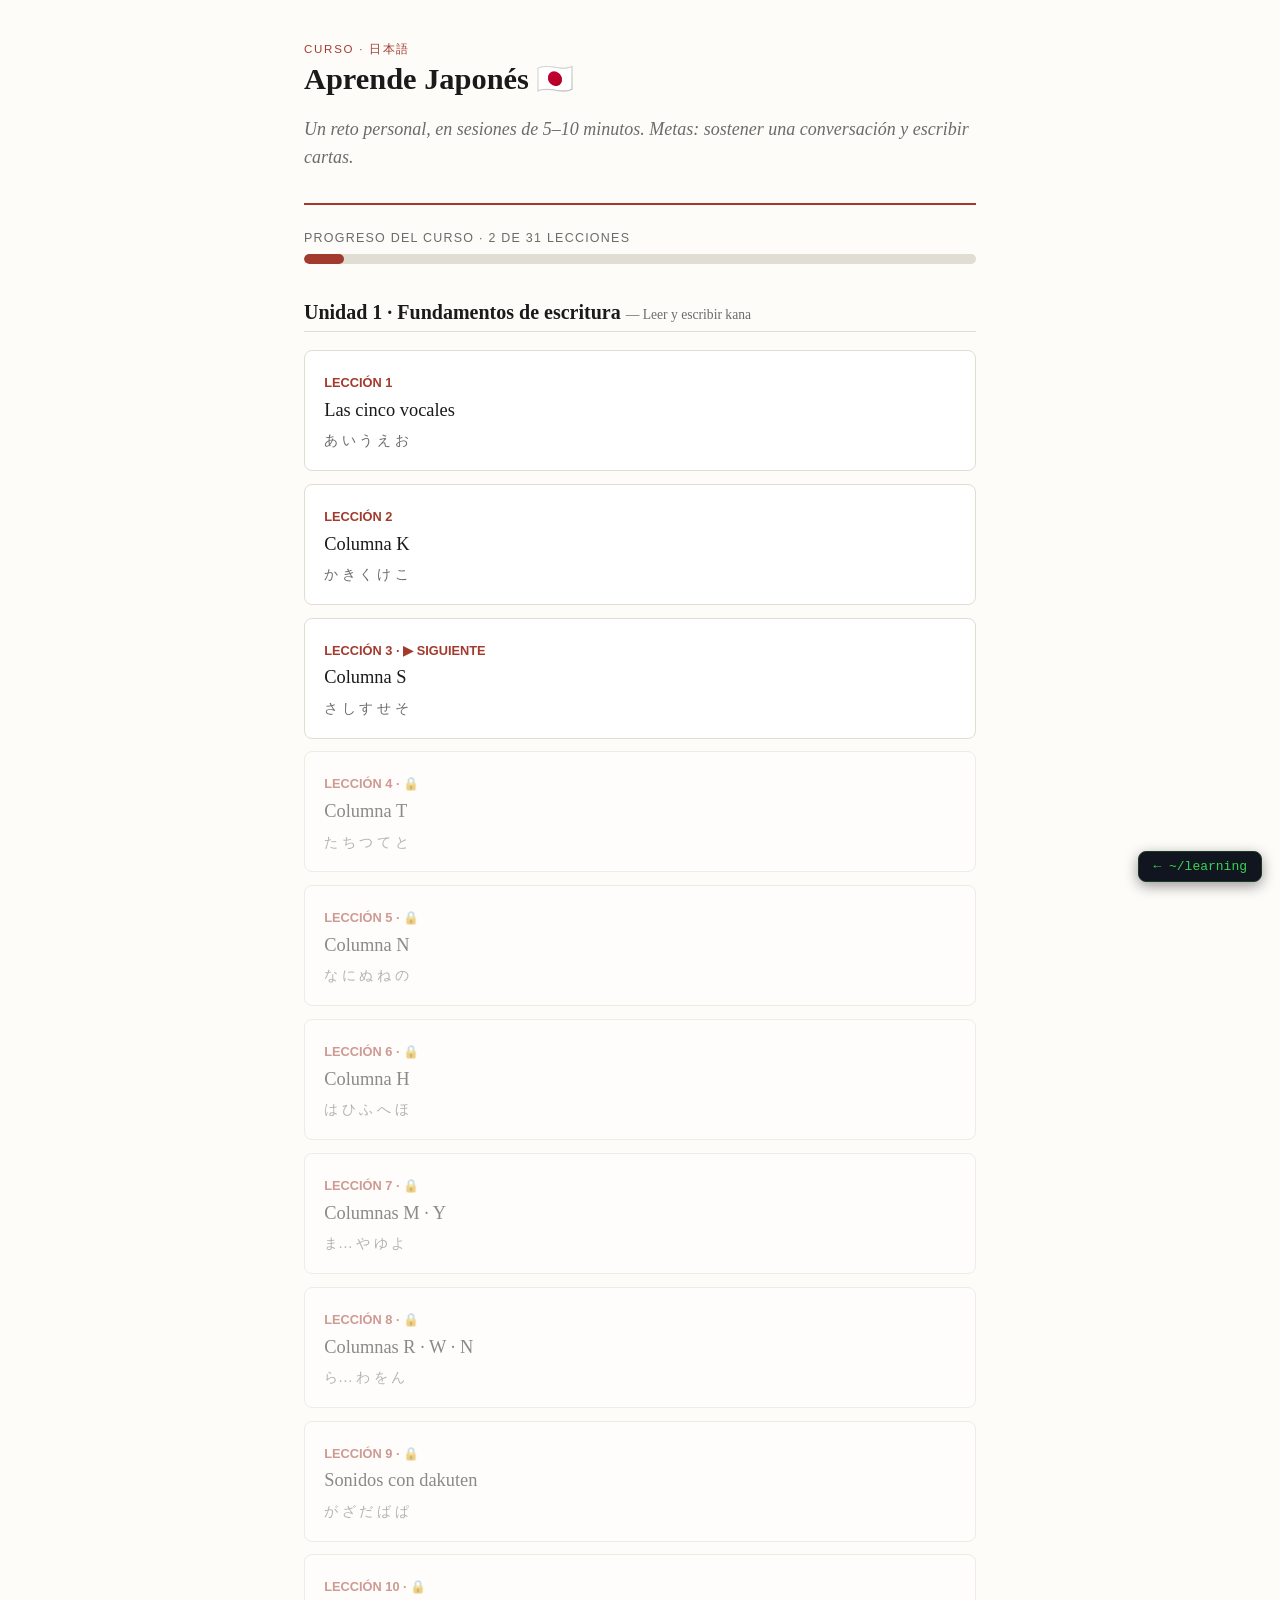
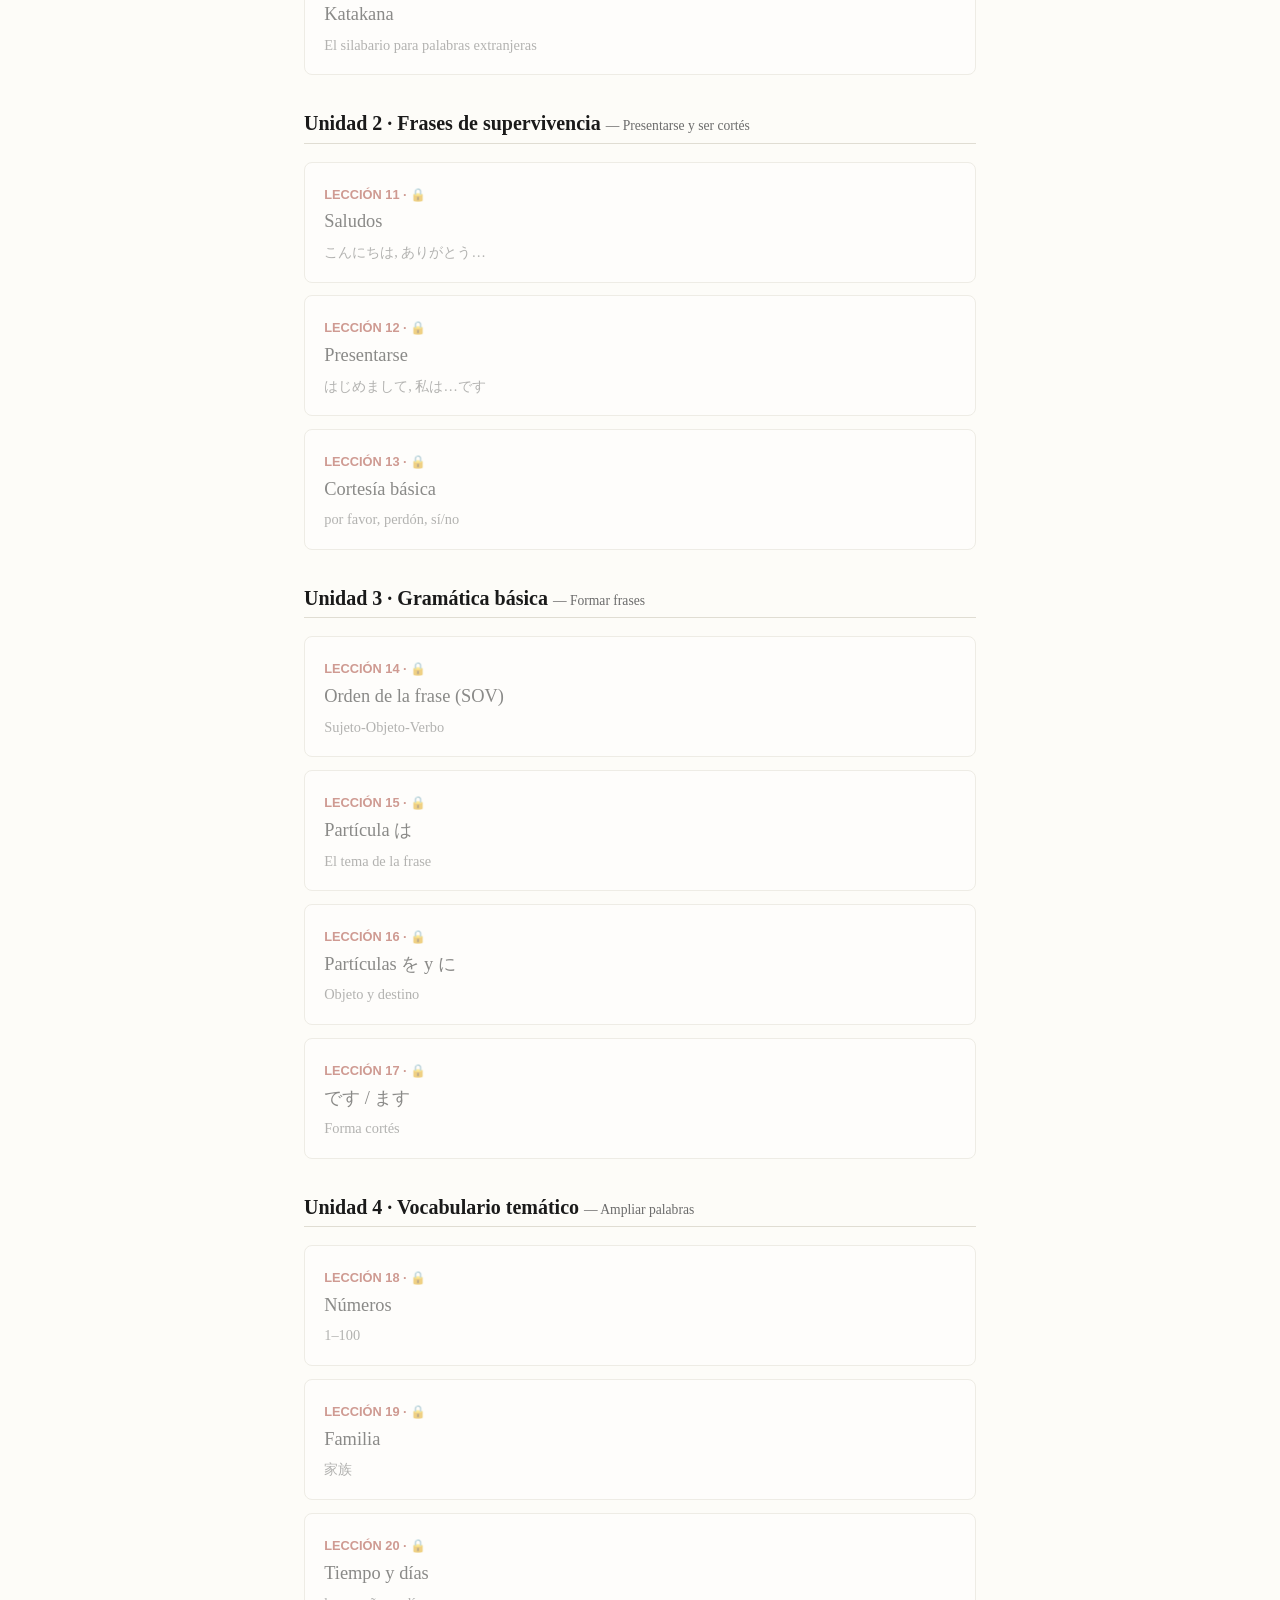
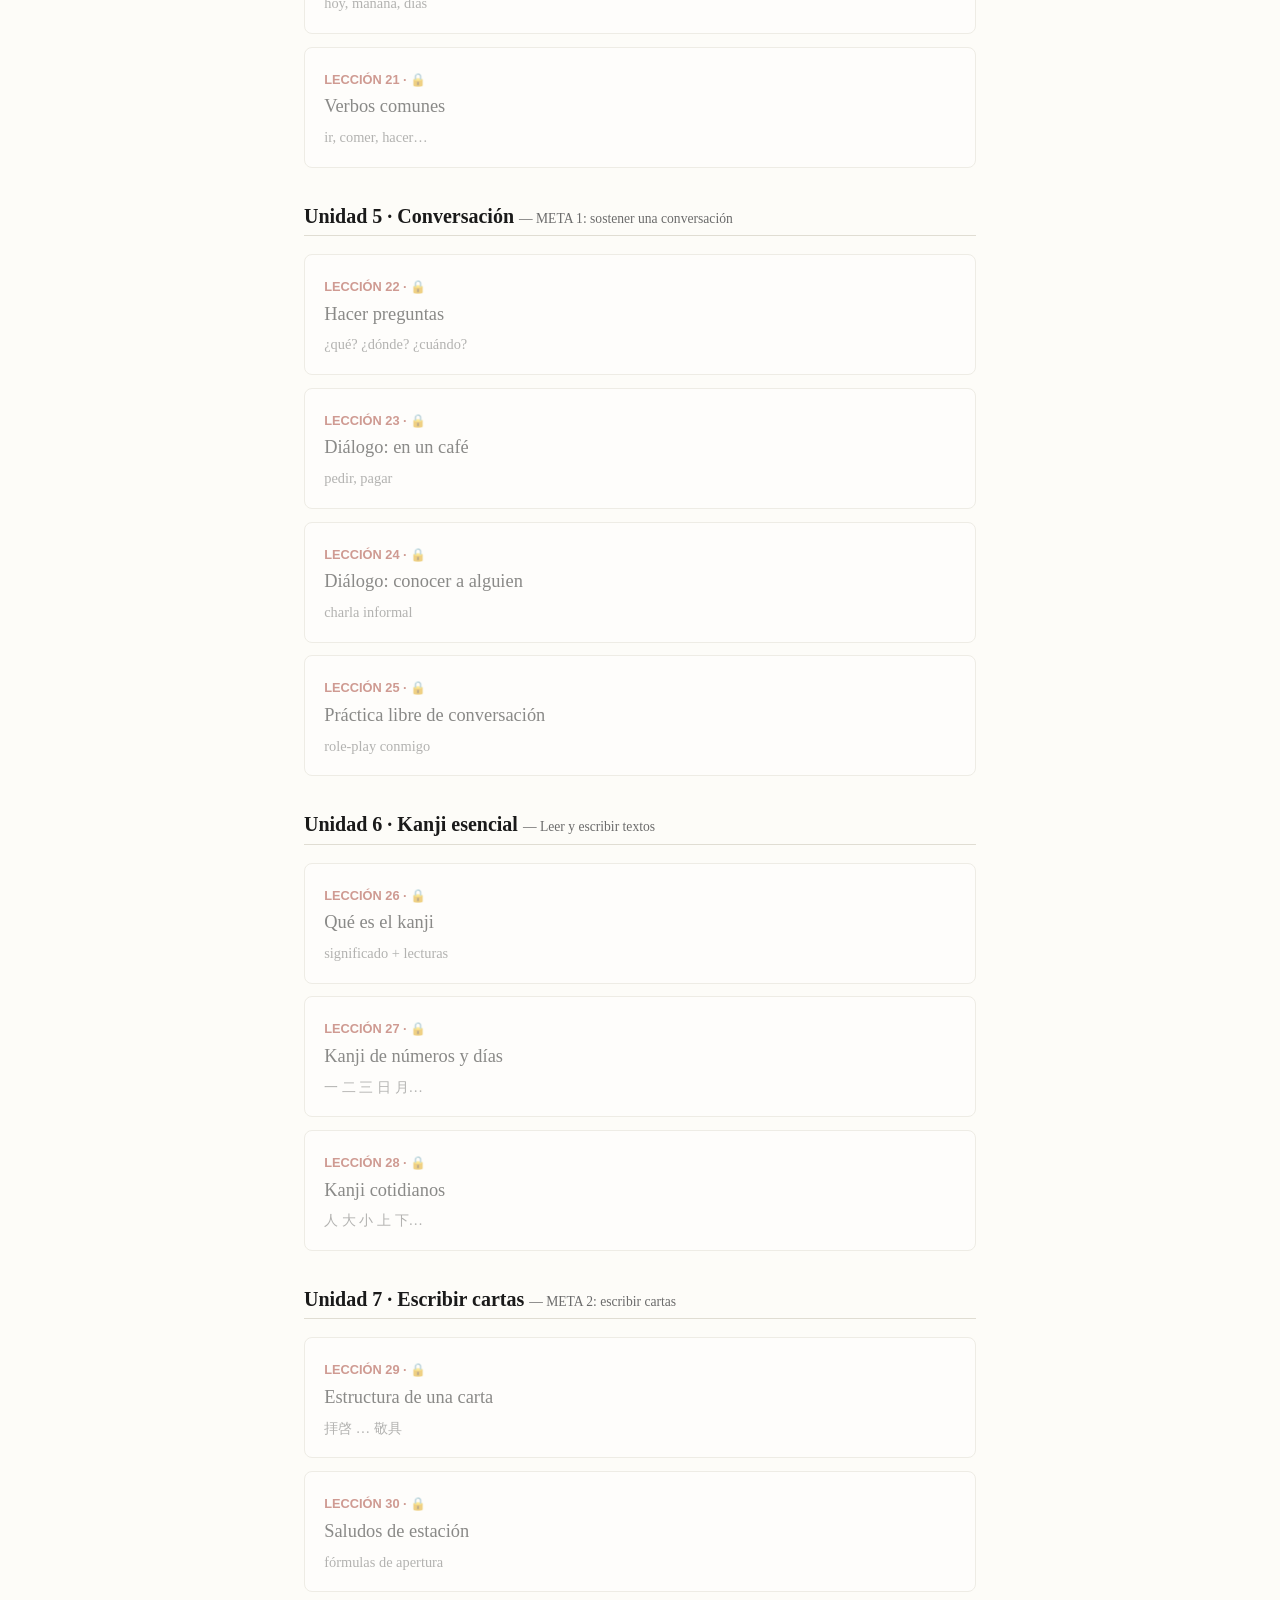
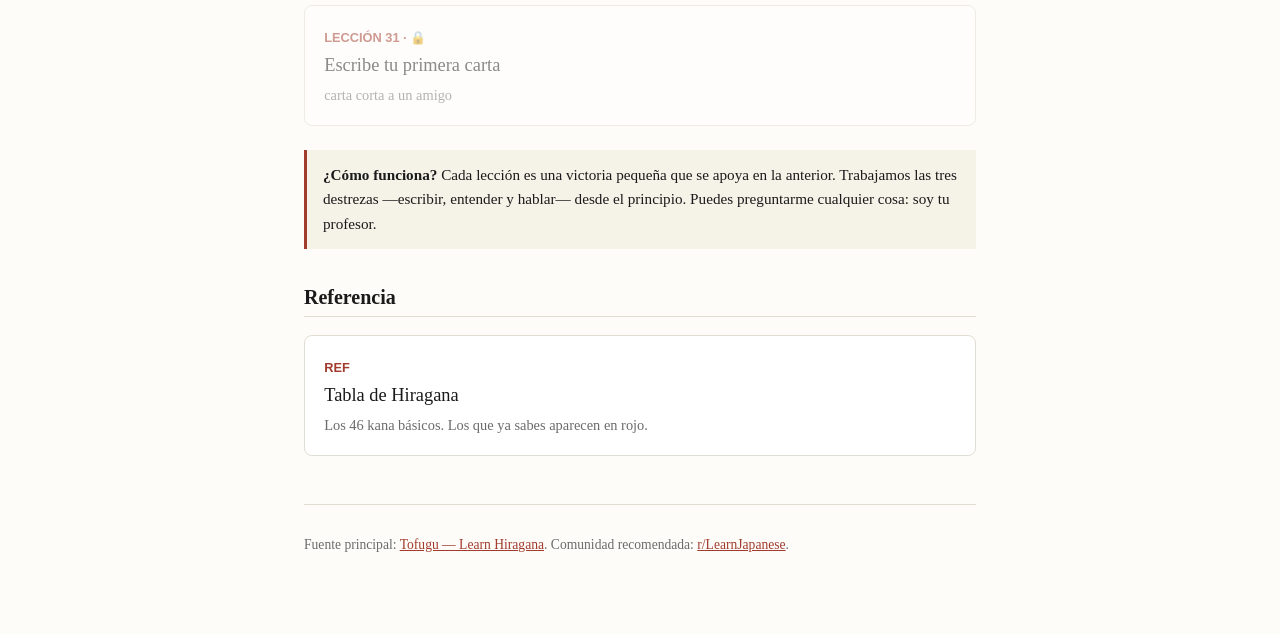
<file: index.html>
<!DOCTYPE html>
<html lang="es">
<head>
<meta charset="utf-8">
<meta name="viewport" content="width=device-width, initial-scale=1">
<title>Aprende Japonés</title>
<link rel="stylesheet" href="assets/style.css">
</head>
<body>
<header class="lesson">
  <div class="kicker">Curso · 日本語</div>
  <h1>Aprende Japonés 🇯🇵</h1>
  <p class="subtitle">Un reto personal, en sesiones de 5–10 minutos. Metas: sostener una conversación y escribir cartas.</p>
</header>

<div class="progress" id="course-progress"></div>

<div id="units"></div>

<div class="callout">
  <strong>¿Cómo funciona?</strong> Cada lección es una victoria pequeña que se
  apoya en la anterior. Trabajamos las tres destrezas —escribir, entender y
  hablar— desde el principio. Puedes preguntarme cualquier cosa: soy tu profesor.
</div>

<h2>Referencia</h2>
<ul class="lesson-list">
  <li><a href="reference/kana-chart.html"><span class="num">REF</span><span class="title">Tabla de Hiragana</span><span class="desc">Los 46 kana básicos. Los que ya sabes aparecen en rojo.</span></a></li>
</ul>

<footer>
  <p>Fuente principal: <a href="https://www.tofugu.com/japanese/learn-hiragana/">Tofugu — Learn Hiragana</a>.
  Comunidad recomendada: <a href="https://www.reddit.com/r/LearnJapanese/">r/LearnJapanese</a>.</p>
</footer>

<script src="assets/course.js"></script>
<script>
  window.COURSE.renderProgress(document.getElementById('course-progress'));
  var cont = document.getElementById('units');
  window.COURSE.units.forEach(function (u) {
    var h = document.createElement('h2');
    h.innerHTML = 'Unidad ' + u.unit + ' · ' + u.name +
      ' <span class="desc" style="font-weight:normal;color:var(--muted);font-size:.85rem;">— ' + u.goal + '</span>';
    cont.appendChild(h);
    var ul = document.createElement('ul');
    ul.className = 'lesson-list';
    u.lessons.forEach(function (l) {
      var li = document.createElement('li');
      var locked = l.status === 'locked';
      if (locked) li.className = 'locked';
      var href = locked ? '#' : l.file;
      var tag = l.status === 'next' ? ' · ▶ SIGUIENTE' : (locked ? ' · 🔒' : '');
      li.innerHTML = '<a href="' + href + '"' + (locked ? ' onclick="return false"' : '') + '>' +
        '<span class="num">LECCIÓN ' + l.n + tag + '</span>' +
        '<span class="title">' + l.title + '</span>' +
        '<span class="desc">' + l.desc + '</span></a>';
      ul.appendChild(li);
    });
    cont.appendChild(ul);
  });
</script>
<a href="https://rafaelmaldonado.github.io/learning/" title="Volver al hub de aprendizaje" style="position:fixed;bottom:18px;right:18px;z-index:9999;background:#11151f;color:#39d353;border:1px solid #1c3a26;border-radius:8px;padding:8px 14px;font:13px/1 ui-monospace,Consolas,monospace;text-decoration:none;box-shadow:0 4px 14px rgba(0,0,0,.4)">&larr; ~/learning</a>
</body>
</html>
</file>
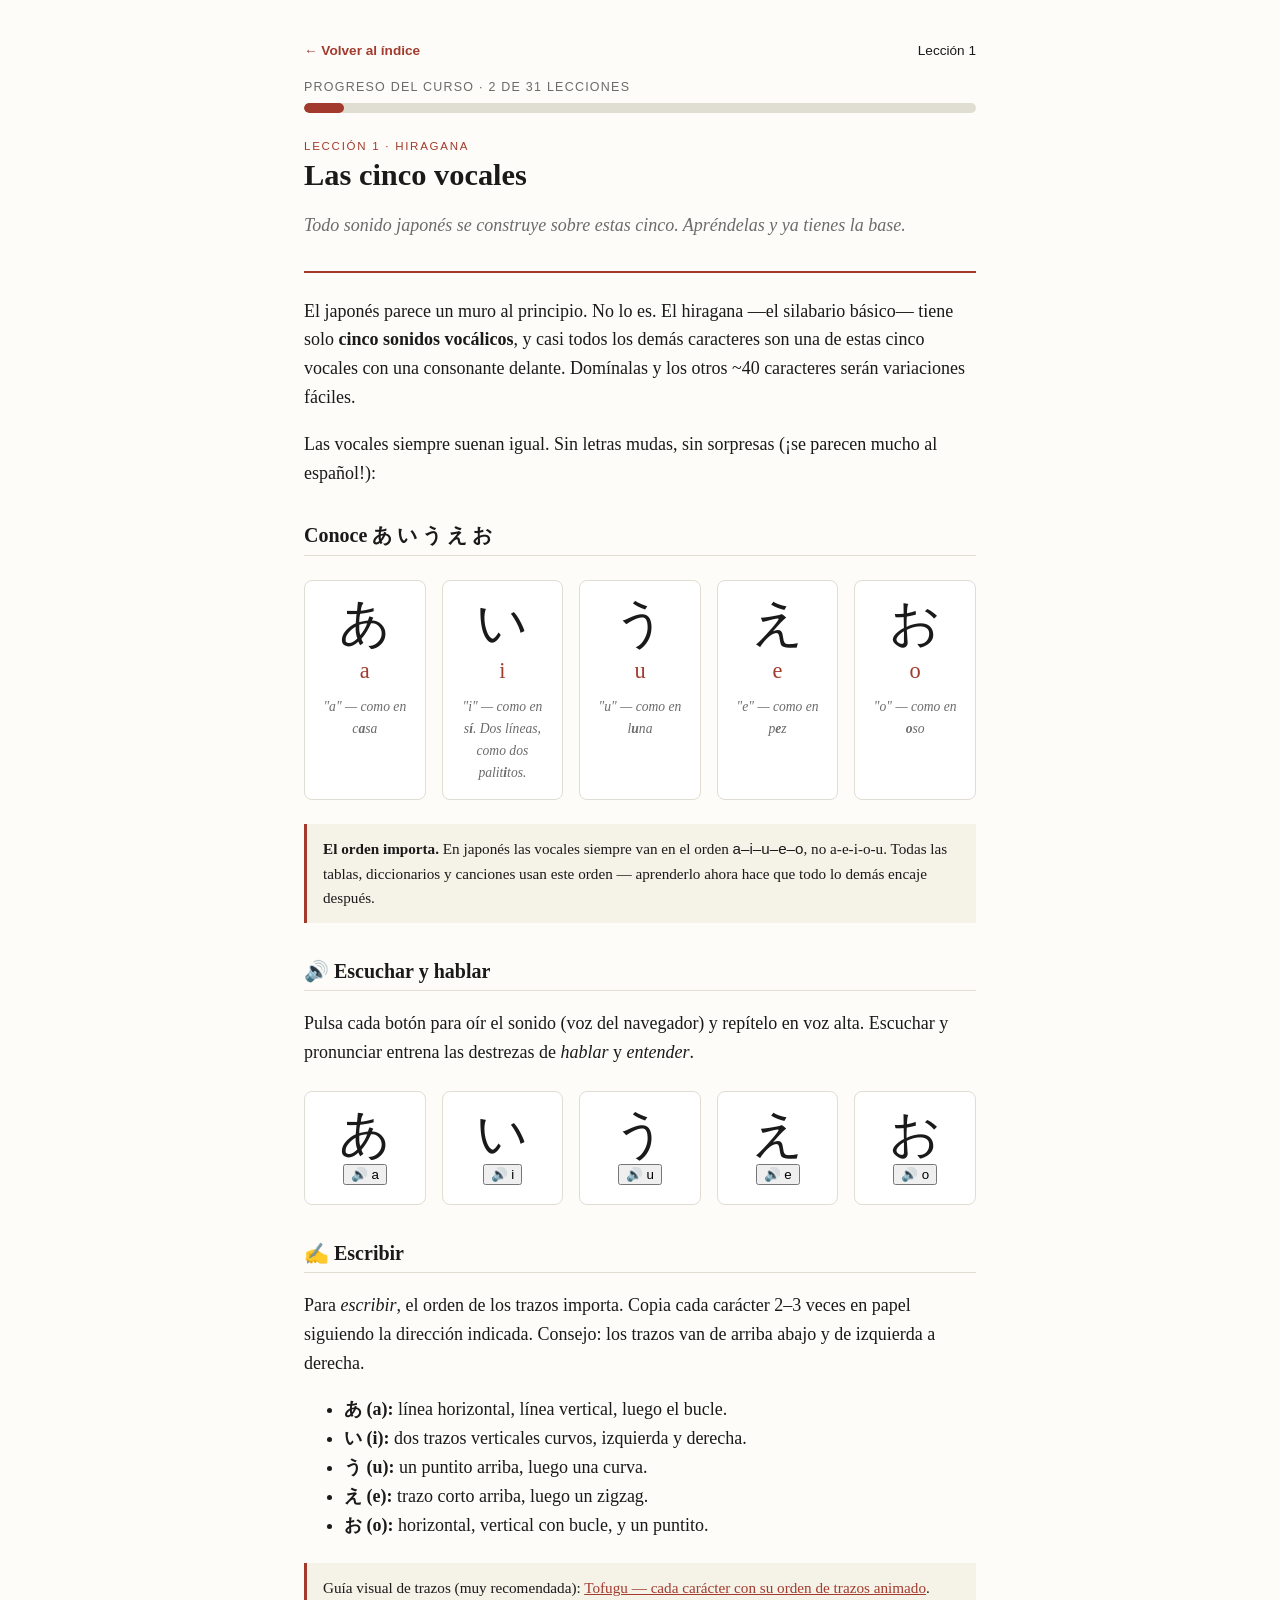
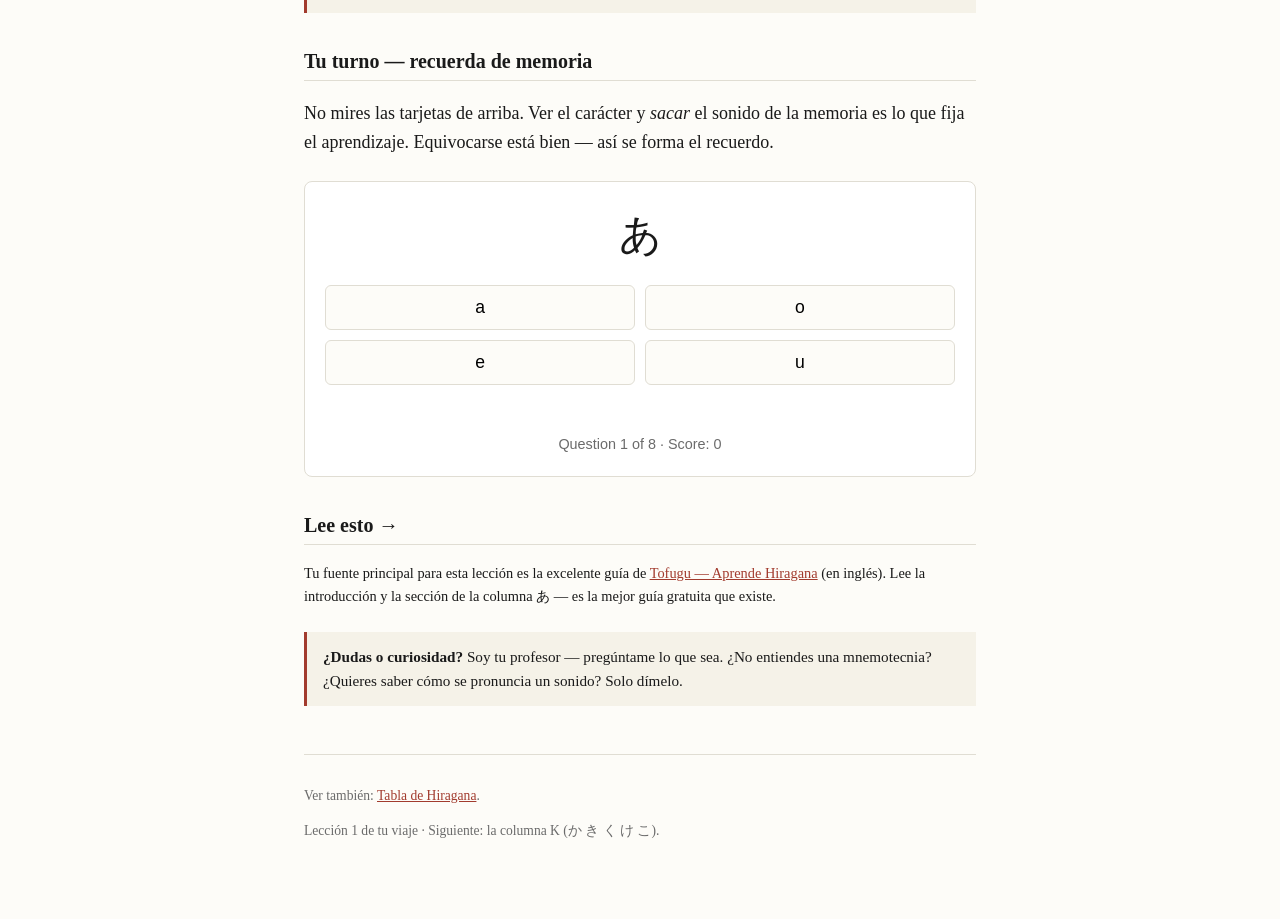
<file: lessons/0001-las-cinco-vocales.html>
<!DOCTYPE html>
<html lang="es">
<head>
<meta charset="utf-8">
<meta name="viewport" content="width=device-width, initial-scale=1">
<title>Lección 1 — Las cinco vocales</title>
<link rel="stylesheet" href="../assets/style.css">
</head>
<body>
<nav class="topnav">
  <a class="home" href="../index.html">← Volver al índice</a>
  <span>Lección 1</span>
</nav>

<div class="progress" id="course-progress"></div>

<header class="lesson">
  <div class="kicker">Lección 1 · Hiragana</div>
  <h1>Las cinco vocales</h1>
  <p class="subtitle">Todo sonido japonés se construye sobre estas cinco. Apréndelas y ya tienes la base.</p>
</header>

<p>El japonés parece un muro al principio. No lo es. El hiragana —el silabario
básico— tiene solo <strong>cinco sonidos vocálicos</strong>, y casi todos los
demás caracteres son una de estas cinco vocales con una consonante delante.
Domínalas y los otros ~40 caracteres serán variaciones fáciles.</p>

<p>Las vocales siempre suenan igual. Sin letras mudas, sin sorpresas
(¡se parecen mucho al español!):</p>

<h2>Conoce あ い う え お</h2>
<div class="kana-grid">
  <div class="kana-card"><div class="char">あ</div><div class="romaji">a</div><div class="mnemonic">"a" — como en c<strong>a</strong>sa</div></div>
  <div class="kana-card"><div class="char">い</div><div class="romaji">i</div><div class="mnemonic">"i" — como en s<strong>í</strong>. Dos líneas, como dos palit<strong>i</strong>tos.</div></div>
  <div class="kana-card"><div class="char">う</div><div class="romaji">u</div><div class="mnemonic">"u" — como en l<strong>u</strong>na</div></div>
  <div class="kana-card"><div class="char">え</div><div class="romaji">e</div><div class="mnemonic">"e" — como en p<strong>e</strong>z</div></div>
  <div class="kana-card"><div class="char">お</div><div class="romaji">o</div><div class="mnemonic">"o" — como en <strong>o</strong>so</div></div>
</div>

<div class="callout">
  <strong>El orden importa.</strong> En japonés las vocales siempre van en el
  orden <span class="jp">a–i–u–e–o</span>, no a-e-i-o-u. Todas las tablas,
  diccionarios y canciones usan este orden — aprenderlo ahora hace que todo lo
  demás encaje después.
</div>

<h2>🔊 Escuchar y hablar</h2>
<p>Pulsa cada botón para oír el sonido (voz del navegador) y repítelo en voz alta.
Escuchar y pronunciar entrena las destrezas de <em>hablar</em> y <em>entender</em>.</p>
<div class="kana-grid">
  <div class="kana-card"><div class="char">あ</div><button class="opt say" data-say="a">🔊 a</button></div>
  <div class="kana-card"><div class="char">い</div><button class="opt say" data-say="i">🔊 i</button></div>
  <div class="kana-card"><div class="char">う</div><button class="opt say" data-say="u">🔊 u</button></div>
  <div class="kana-card"><div class="char">え</div><button class="opt say" data-say="e">🔊 e</button></div>
  <div class="kana-card"><div class="char">お</div><button class="opt say" data-say="o">🔊 o</button></div>
</div>

<h2>✍️ Escribir</h2>
<p>Para <em>escribir</em>, el orden de los trazos importa. Copia cada carácter
2–3 veces en papel siguiendo la dirección indicada. Consejo: los trazos van de
arriba abajo y de izquierda a derecha.</p>
<ul>
  <li><strong>あ (a):</strong> línea horizontal, línea vertical, luego el bucle.</li>
  <li><strong>い (i):</strong> dos trazos verticales curvos, izquierda y derecha.</li>
  <li><strong>う (u):</strong> un puntito arriba, luego una curva.</li>
  <li><strong>え (e):</strong> trazo corto arriba, luego un zigzag.</li>
  <li><strong>お (o):</strong> horizontal, vertical con bucle, y un puntito.</li>
</ul>
<div class="callout">Guía visual de trazos (muy recomendada):
  <a href="https://www.tofugu.com/japanese/learn-hiragana/">Tofugu — cada carácter con su orden de trazos animado</a>.</div>

<h2>Tu turno — recuerda de memoria</h2>
<p>No mires las tarjetas de arriba. Ver el carácter y <em>sacar</em> el sonido de
la memoria es lo que fija el aprendizaje. Equivocarse está bien — así se forma
el recuerdo.</p>

<div class="quiz" data-quiz='[
  {"prompt":"あ","answer":"a","options":["a","o","e","u"]},
  {"prompt":"お","answer":"o","options":["a","o","e","u"]},
  {"prompt":"い","answer":"i","options":["i","u","e","a"]},
  {"prompt":"う","answer":"u","options":["u","o","i","a"]},
  {"prompt":"え","answer":"e","options":["e","i","a","o"]},
  {"prompt":"お","answer":"o","options":["o","a","u","e"]},
  {"prompt":"い","answer":"i","options":["i","e","o","u"]},
  {"prompt":"あ","answer":"a","options":["a","u","i","o"]}
]'></div>

<h2>Lee esto →</h2>
<p class="source">Tu fuente principal para esta lección es la excelente guía de
<a href="https://www.tofugu.com/japanese/learn-hiragana/">Tofugu — Aprende Hiragana</a>
(en inglés). Lee la introducción y la sección de la columna あ — es la mejor
guía gratuita que existe.</p>

<div class="callout">
  <strong>¿Dudas o curiosidad?</strong> Soy tu profesor — pregúntame lo que sea.
  ¿No entiendes una mnemotecnia? ¿Quieres saber cómo se pronuncia un sonido?
  Solo dímelo.
</div>

<footer>
  <p>Ver también: <a href="../reference/kana-chart.html">Tabla de Hiragana</a>.</p>
  <p>Lección 1 de tu viaje · Siguiente: la columna K (か き く け こ).</p>
</footer>

<script src="../assets/course.js"></script>
<script>window.COURSE.renderProgress(document.getElementById('course-progress'));</script>
<script src="../assets/quiz.js"></script>
<script src="../assets/speak.js"></script>
</body>
</html>
</file>
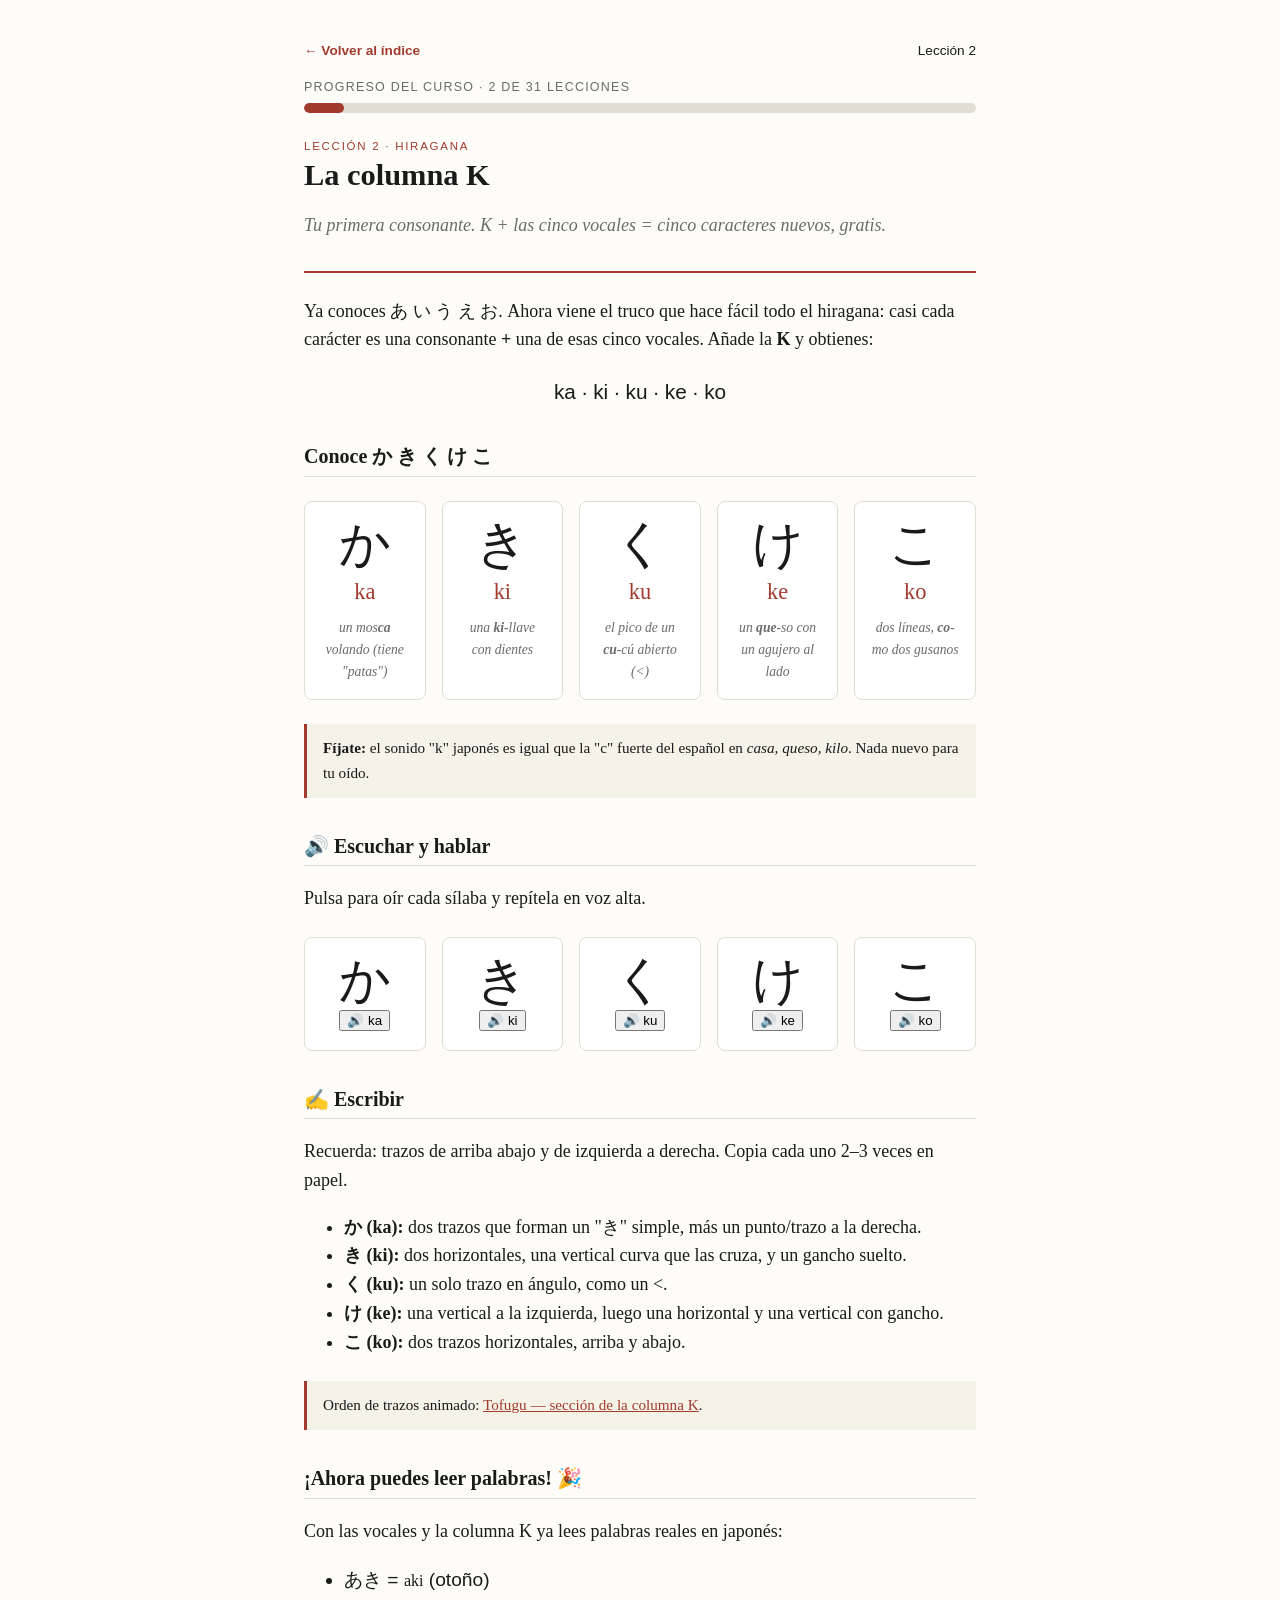
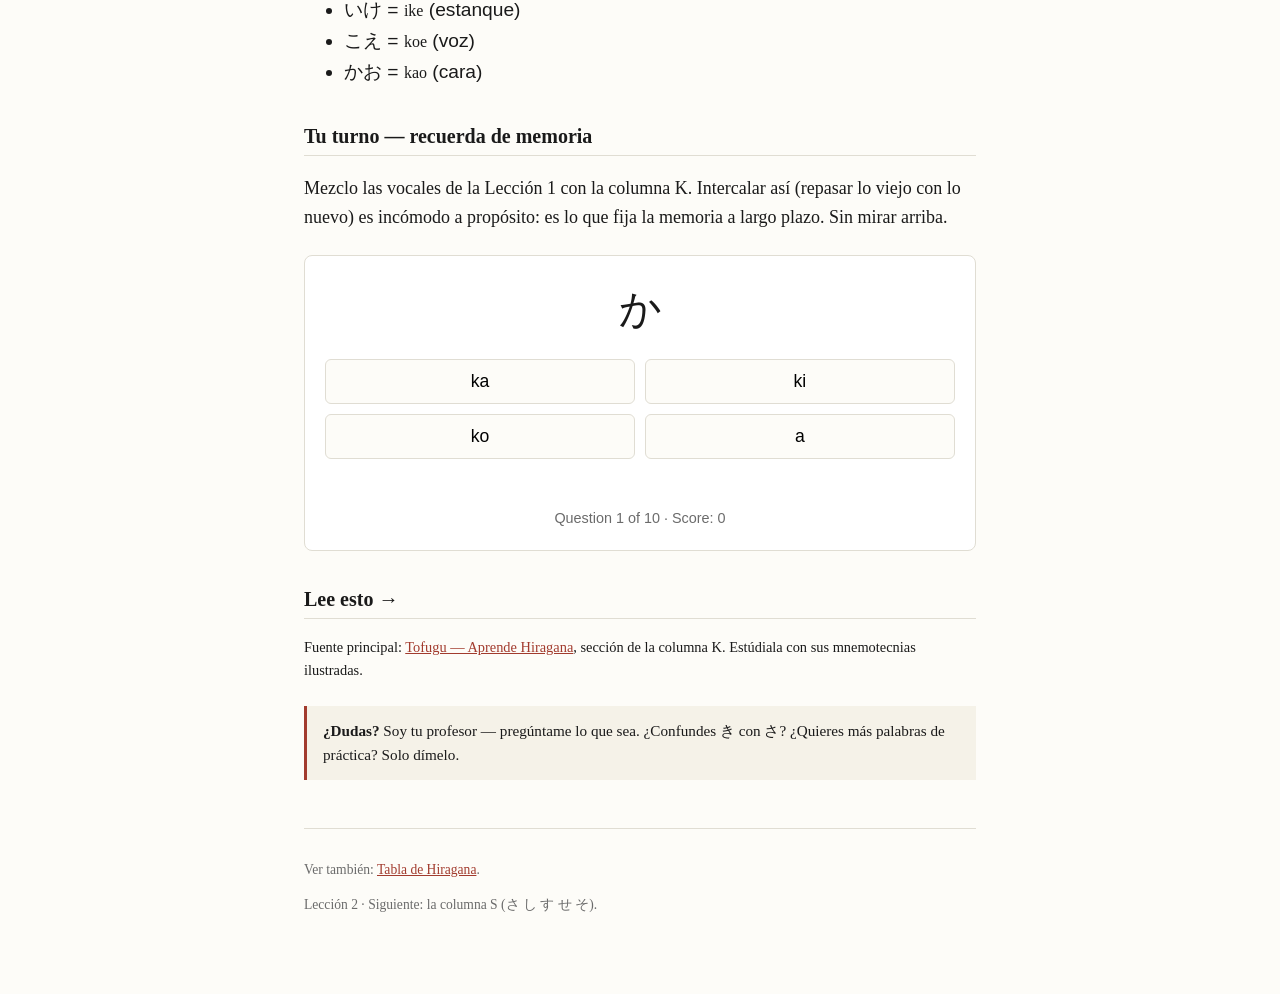
<file: lessons/0002-columna-k.html>
<!DOCTYPE html>
<html lang="es">
<head>
<meta charset="utf-8">
<meta name="viewport" content="width=device-width, initial-scale=1">
<title>Lección 2 — La columna K</title>
<link rel="stylesheet" href="../assets/style.css">
</head>
<body>
<nav class="topnav">
  <a class="home" href="../index.html">← Volver al índice</a>
  <span>Lección 2</span>
</nav>

<div class="progress" id="course-progress"></div>

<header class="lesson">
  <div class="kicker">Lección 2 · Hiragana</div>
  <h1>La columna K</h1>
  <p class="subtitle">Tu primera consonante. K + las cinco vocales = cinco caracteres nuevos, gratis.</p>
</header>

<p>Ya conoces あ い う え お. Ahora viene el truco que hace fácil todo el
hiragana: casi cada carácter es una consonante <strong>+</strong> una de esas
cinco vocales. Añade la <strong>K</strong> y obtienes:</p>

<p class="jp" style="text-align:center;font-size:1.3rem;">
ka · ki · ku · ke · ko
</p>

<h2>Conoce か き く け こ</h2>
<div class="kana-grid">
  <div class="kana-card"><div class="char">か</div><div class="romaji">ka</div><div class="mnemonic">un mos<strong>ca</strong> volando (tiene "patas")</div></div>
  <div class="kana-card"><div class="char">き</div><div class="romaji">ki</div><div class="mnemonic">una <strong>ki</strong>-llave con dientes</div></div>
  <div class="kana-card"><div class="char">く</div><div class="romaji">ku</div><div class="mnemonic">el pico de un <strong>cu</strong>-cú abierto (&lt;)</div></div>
  <div class="kana-card"><div class="char">け</div><div class="romaji">ke</div><div class="mnemonic">un <strong>que</strong>-so con un agujero al lado</div></div>
  <div class="kana-card"><div class="char">こ</div><div class="romaji">ko</div><div class="mnemonic">dos líneas, <strong>co</strong>-mo dos gusanos</div></div>
</div>

<div class="callout">
  <strong>Fíjate:</strong> el sonido "k" japonés es igual que la "c" fuerte del
  español en <em>casa, queso, kilo</em>. Nada nuevo para tu oído.
</div>

<h2>🔊 Escuchar y hablar</h2>
<p>Pulsa para oír cada sílaba y repítela en voz alta.</p>
<div class="kana-grid">
  <div class="kana-card"><div class="char">か</div><button class="opt say" data-say="か">🔊 ka</button></div>
  <div class="kana-card"><div class="char">き</div><button class="opt say" data-say="き">🔊 ki</button></div>
  <div class="kana-card"><div class="char">く</div><button class="opt say" data-say="く">🔊 ku</button></div>
  <div class="kana-card"><div class="char">け</div><button class="opt say" data-say="け">🔊 ke</button></div>
  <div class="kana-card"><div class="char">こ</div><button class="opt say" data-say="こ">🔊 ko</button></div>
</div>

<h2>✍️ Escribir</h2>
<p>Recuerda: trazos de arriba abajo y de izquierda a derecha. Copia cada uno
2–3 veces en papel.</p>
<ul>
  <li><strong>か (ka):</strong> dos trazos que forman un "き" simple, más un punto/trazo a la derecha.</li>
  <li><strong>き (ki):</strong> dos horizontales, una vertical curva que las cruza, y un gancho suelto.</li>
  <li><strong>く (ku):</strong> un solo trazo en ángulo, como un &lt;.</li>
  <li><strong>け (ke):</strong> una vertical a la izquierda, luego una horizontal y una vertical con gancho.</li>
  <li><strong>こ (ko):</strong> dos trazos horizontales, arriba y abajo.</li>
</ul>
<div class="callout">Orden de trazos animado:
  <a href="https://www.tofugu.com/japanese/learn-hiragana/">Tofugu — sección de la columna K</a>.</div>

<h2>¡Ahora puedes leer palabras! 🎉</h2>
<p>Con las vocales y la columna K ya lees palabras reales en japonés:</p>
<ul class="jp" style="font-size:1.2rem;">
  <li>あき = <span style="font-family:serif;font-size:1rem;">aki</span> (otoño)</li>
  <li>いけ = <span style="font-family:serif;font-size:1rem;">ike</span> (estanque)</li>
  <li>こえ = <span style="font-family:serif;font-size:1rem;">koe</span> (voz)</li>
  <li>かお = <span style="font-family:serif;font-size:1rem;">kao</span> (cara)</li>
</ul>

<h2>Tu turno — recuerda de memoria</h2>
<p>Mezclo las vocales de la Lección 1 con la columna K. Intercalar así (repasar
lo viejo con lo nuevo) es incómodo a propósito: es lo que fija la memoria a
largo plazo. Sin mirar arriba.</p>

<div class="quiz" data-quiz='[
  {"prompt":"か","answer":"ka","options":["ka","ki","ko","a"]},
  {"prompt":"こ","answer":"ko","options":["ko","ku","ke","o"]},
  {"prompt":"い","answer":"i","options":["i","ki","ku","e"]},
  {"prompt":"き","answer":"ki","options":["ki","ka","ke","i"]},
  {"prompt":"く","answer":"ku","options":["ku","ko","ka","u"]},
  {"prompt":"え","answer":"e","options":["e","ke","ki","a"]},
  {"prompt":"け","answer":"ke","options":["ke","ki","ku","e"]},
  {"prompt":"こ","answer":"ko","options":["ko","ka","o","ku"]},
  {"prompt":"か","answer":"ka","options":["ka","ke","a","ki"]},
  {"prompt":"き","answer":"ki","options":["ki","ku","ke","ka"]}
]'></div>

<h2>Lee esto →</h2>
<p class="source">Fuente principal:
<a href="https://www.tofugu.com/japanese/learn-hiragana/">Tofugu — Aprende Hiragana</a>,
sección de la columna K. Estúdiala con sus mnemotecnias ilustradas.</p>

<div class="callout">
  <strong>¿Dudas?</strong> Soy tu profesor — pregúntame lo que sea. ¿Confundes
  き con さ? ¿Quieres más palabras de práctica? Solo dímelo.
</div>

<footer>
  <p>Ver también: <a href="../reference/kana-chart.html">Tabla de Hiragana</a>.</p>
  <p>Lección 2 · Siguiente: la columna S (さ し す せ そ).</p>
</footer>

<script src="../assets/course.js"></script>
<script>window.COURSE.renderProgress(document.getElementById('course-progress'));</script>
<script src="../assets/quiz.js"></script>
<script src="../assets/speak.js"></script>
</body>
</html>
</file>
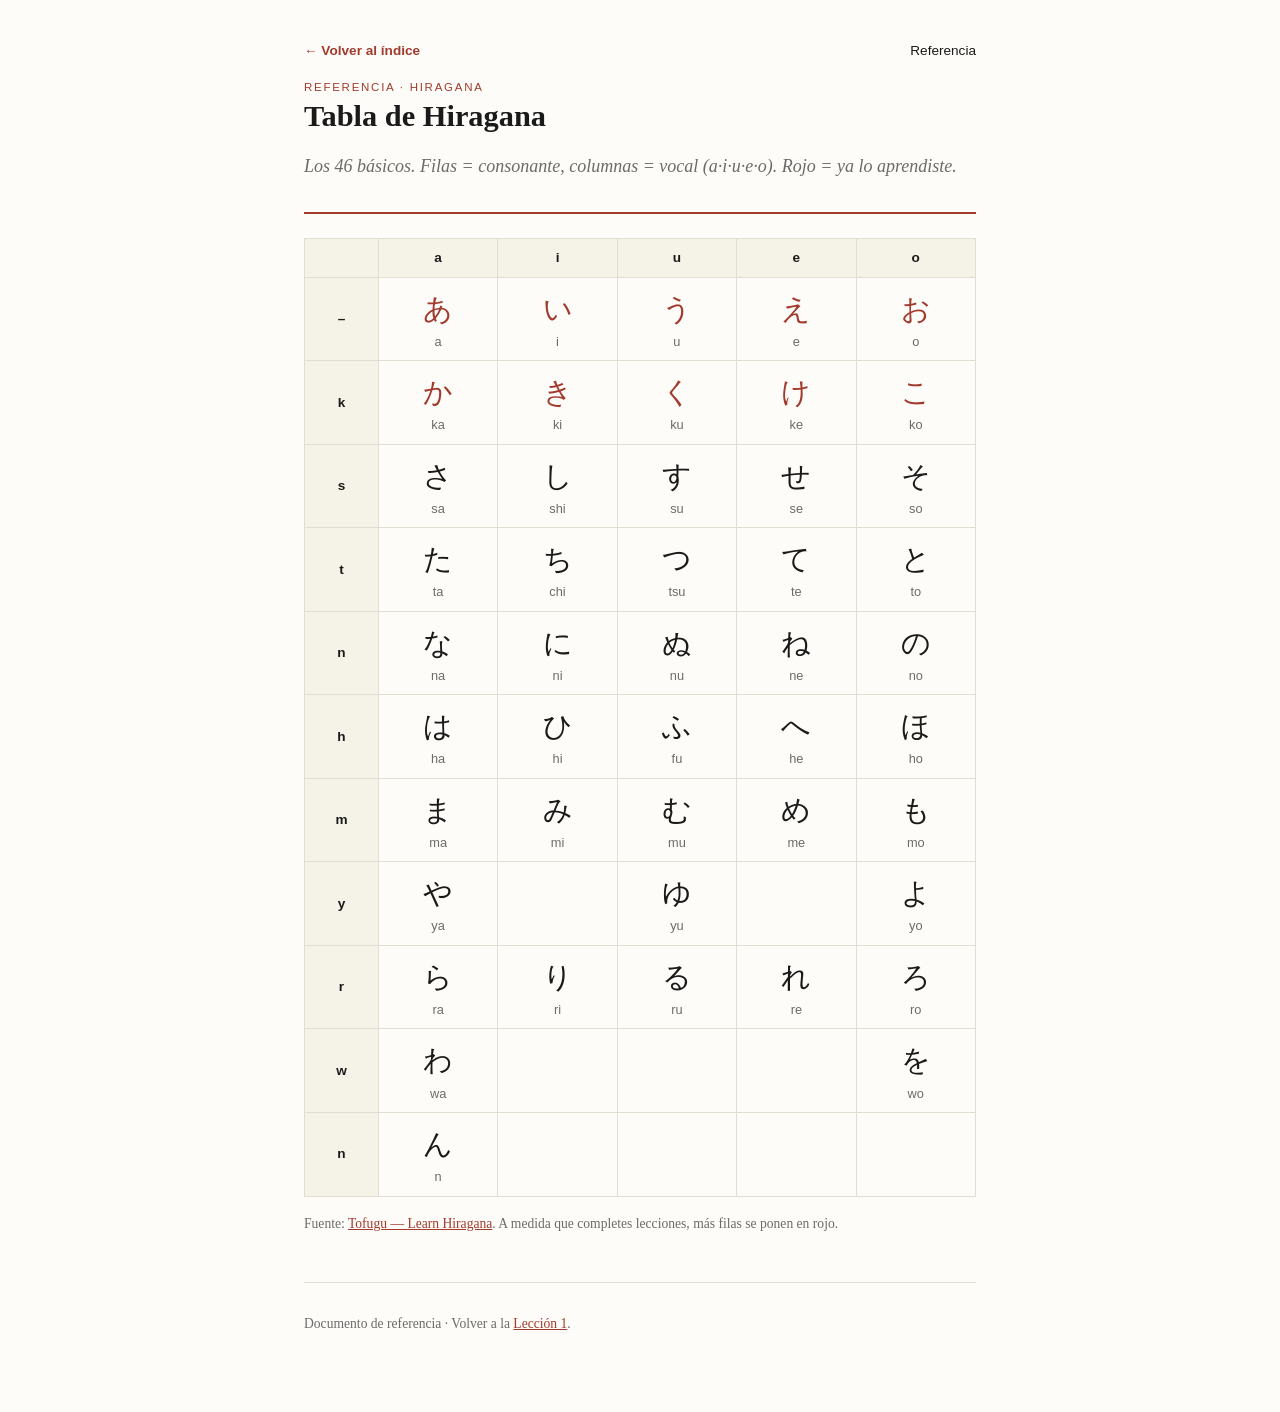
<file: reference/kana-chart.html>
<!DOCTYPE html>
<html lang="es">
<head>
<meta charset="utf-8">
<meta name="viewport" content="width=device-width, initial-scale=1">
<title>Tabla de Hiragana</title>
<link rel="stylesheet" href="../assets/style.css">
<style>
  table.kana { border-collapse: collapse; width: 100%; margin: 1rem 0; }
  table.kana td, table.kana th { border: 1px solid var(--rule); padding: .5rem; text-align: center; }
  table.kana th { background: #f5f2e8; font-family: sans-serif; font-size: .85rem; }
  table.kana .c { font-size: 1.8rem; font-family: "Yu Gothic","Meiryo",sans-serif; }
  table.kana .r { font-size: .8rem; color: var(--muted); display: block; }
  tr.learned .c { color: var(--accent); }
  .legend { font-size: .85rem; color: var(--muted); }
</style>
</head>
<body>
<nav class="topnav">
  <a class="home" href="../index.html">← Volver al índice</a>
  <span>Referencia</span>
</nav>
<header class="lesson">
  <div class="kicker">Referencia · Hiragana</div>
  <h1>Tabla de Hiragana</h1>
  <p class="subtitle">Los 46 básicos. Filas = consonante, columnas = vocal (a·i·u·e·o). Rojo = ya lo aprendiste.</p>
</header>

<table class="kana">
  <tr><th></th><th>a</th><th>i</th><th>u</th><th>e</th><th>o</th></tr>
  <tr class="learned"><th>–</th><td class="c">あ<span class="r">a</span></td><td class="c">い<span class="r">i</span></td><td class="c">う<span class="r">u</span></td><td class="c">え<span class="r">e</span></td><td class="c">お<span class="r">o</span></td></tr>
  <tr class="learned"><th>k</th><td class="c">か<span class="r">ka</span></td><td class="c">き<span class="r">ki</span></td><td class="c">く<span class="r">ku</span></td><td class="c">け<span class="r">ke</span></td><td class="c">こ<span class="r">ko</span></td></tr>
  <tr><th>s</th><td class="c">さ<span class="r">sa</span></td><td class="c">し<span class="r">shi</span></td><td class="c">す<span class="r">su</span></td><td class="c">せ<span class="r">se</span></td><td class="c">そ<span class="r">so</span></td></tr>
  <tr><th>t</th><td class="c">た<span class="r">ta</span></td><td class="c">ち<span class="r">chi</span></td><td class="c">つ<span class="r">tsu</span></td><td class="c">て<span class="r">te</span></td><td class="c">と<span class="r">to</span></td></tr>
  <tr><th>n</th><td class="c">な<span class="r">na</span></td><td class="c">に<span class="r">ni</span></td><td class="c">ぬ<span class="r">nu</span></td><td class="c">ね<span class="r">ne</span></td><td class="c">の<span class="r">no</span></td></tr>
  <tr><th>h</th><td class="c">は<span class="r">ha</span></td><td class="c">ひ<span class="r">hi</span></td><td class="c">ふ<span class="r">fu</span></td><td class="c">へ<span class="r">he</span></td><td class="c">ほ<span class="r">ho</span></td></tr>
  <tr><th>m</th><td class="c">ま<span class="r">ma</span></td><td class="c">み<span class="r">mi</span></td><td class="c">む<span class="r">mu</span></td><td class="c">め<span class="r">me</span></td><td class="c">も<span class="r">mo</span></td></tr>
  <tr><th>y</th><td class="c">や<span class="r">ya</span></td><td></td><td class="c">ゆ<span class="r">yu</span></td><td></td><td class="c">よ<span class="r">yo</span></td></tr>
  <tr><th>r</th><td class="c">ら<span class="r">ra</span></td><td class="c">り<span class="r">ri</span></td><td class="c">る<span class="r">ru</span></td><td class="c">れ<span class="r">re</span></td><td class="c">ろ<span class="r">ro</span></td></tr>
  <tr><th>w</th><td class="c">わ<span class="r">wa</span></td><td></td><td></td><td></td><td class="c">を<span class="r">wo</span></td></tr>
  <tr><th>n</th><td class="c">ん<span class="r">n</span></td><td></td><td></td><td></td><td></td></tr>
</table>

<p class="legend">Fuente: <a href="https://www.tofugu.com/japanese/learn-hiragana/">Tofugu — Learn Hiragana</a>.
A medida que completes lecciones, más filas se ponen en rojo.</p>

<footer><p>Documento de referencia · Volver a la <a href="../lessons/0001-las-cinco-vocales.html">Lección 1</a>.</p></footer>
</body>
</html>
</file>
<file: assets/style.css>
/* Shared stylesheet for all Japanese lessons. Tufte-inspired: calm, readable, print-friendly. */
:root {
  --ink: #1a1a1a;
  --paper: #fdfcf8;
  --accent: #a23b2e;      /* vermilion — Japanese seal red */
  --muted: #6b6b6b;
  --rule: #e0ddd3;
  --good: #2e7d32;
  --bad: #b23b2e;
  --serif: Georgia, "Times New Roman", serif;
}
* { box-sizing: border-box; }
body {
  font-family: var(--serif);
  color: var(--ink);
  background: var(--paper);
  max-width: 720px;
  margin: 0 auto;
  padding: 2.5rem 1.5rem 4rem;
  line-height: 1.6;
  font-size: 18px;
}
header.lesson { border-bottom: 2px solid var(--accent); padding-bottom: .8rem; margin-bottom: 1.5rem; }
.kicker { text-transform: uppercase; letter-spacing: .15em; font-size: .72rem; color: var(--accent); font-family: sans-serif; }
h1 { font-size: 1.9rem; line-height: 1.15; margin: .2rem 0 .3rem; }
h2 { font-size: 1.25rem; margin-top: 2rem; border-bottom: 1px solid var(--rule); padding-bottom: .2rem; }
.subtitle { color: var(--muted); font-style: italic; }
.jp { font-family: "Yu Gothic", "Hiragino Kaku Gothic Pro", "Meiryo", sans-serif; }
.big-kana { font-size: 3rem; line-height: 1; }

/* Kana grid */
.kana-grid { display: grid; grid-template-columns: repeat(auto-fit, minmax(120px, 1fr)); gap: 1rem; margin: 1.5rem 0; }
.kana-card { border: 1px solid var(--rule); border-radius: 8px; padding: 1rem; text-align: center; background: #fff; }
.kana-card .char { font-size: 3.2rem; line-height: 1; font-family: "Yu Gothic","Meiryo",sans-serif; }
.kana-card .romaji { font-size: 1.4rem; color: var(--accent); margin-top: .3rem; }
.kana-card .mnemonic { font-size: .85rem; color: var(--muted); margin-top: .5rem; font-style: italic; }

/* Quiz widget */
.quiz { border: 1px solid var(--rule); border-radius: 8px; padding: 1.25rem; margin: 1.5rem 0; background: #fff; }
.quiz .prompt { font-size: 2.6rem; text-align: center; font-family: "Yu Gothic","Meiryo",sans-serif; margin-bottom: 1rem; }
.quiz .options { display: grid; grid-template-columns: repeat(2, 1fr); gap: .6rem; }
.quiz button.opt { font-family: sans-serif; font-size: 1.1rem; padding: .7rem; border: 1px solid var(--rule); border-radius: 6px; background: var(--paper); cursor: pointer; transition: background .15s; }
.quiz button.opt:hover { background: #f2efe6; }
.quiz button.opt.correct { background: var(--good); color: #fff; border-color: var(--good); }
.quiz button.opt.wrong { background: var(--bad); color: #fff; border-color: var(--bad); }
.quiz .feedback { margin-top: 1rem; text-align: center; min-height: 1.5rem; font-weight: bold; }
.quiz .score { text-align: center; color: var(--muted); font-family: sans-serif; font-size: .9rem; margin-top: .5rem; }

/* Navegación superior */
nav.topnav { display: flex; justify-content: space-between; align-items: center; font-family: sans-serif; font-size: .85rem; margin-bottom: 1rem; }
nav.topnav a { text-decoration: none; }
nav.topnav .home { font-weight: bold; }

/* Barra de progreso del curso */
.progress { font-family: sans-serif; margin: 1rem 0 1.5rem; }
.progress .label { font-size: .78rem; color: var(--muted); text-transform: uppercase; letter-spacing: .1em; }
.progress .track { background: var(--rule); border-radius: 999px; height: 10px; overflow: hidden; margin-top: .3rem; }
.progress .fill { background: var(--accent); height: 100%; border-radius: 999px; transition: width .4s; }

/* Índice de lecciones */
.lesson-list { list-style: none; padding: 0; }
.lesson-list li { border: 1px solid var(--rule); border-radius: 8px; margin-bottom: .8rem; background: #fff; }
.lesson-list a { display: block; padding: 1rem 1.2rem; text-decoration: none; color: var(--ink); }
.lesson-list a:hover { background: #f5f2e8; }
.lesson-list .num { color: var(--accent); font-family: sans-serif; font-weight: bold; font-size: .8rem; }
.lesson-list .title { font-size: 1.15rem; display: block; }
.lesson-list .desc { color: var(--muted); font-size: .9rem; }
.lesson-list li.locked { opacity: .5; }
.lesson-list li.locked a { cursor: default; }

.callout { background: #f5f2e8; border-left: 3px solid var(--accent); padding: .8rem 1rem; margin: 1.5rem 0; font-size: .95rem; }
.source { font-size: .9rem; }
a { color: var(--accent); }
footer { margin-top: 3rem; border-top: 1px solid var(--rule); padding-top: 1rem; font-size: .85rem; color: var(--muted); }
@media print { body { font-size: 12pt; } .quiz button.opt { border: 1px solid #999; } }
</file>
